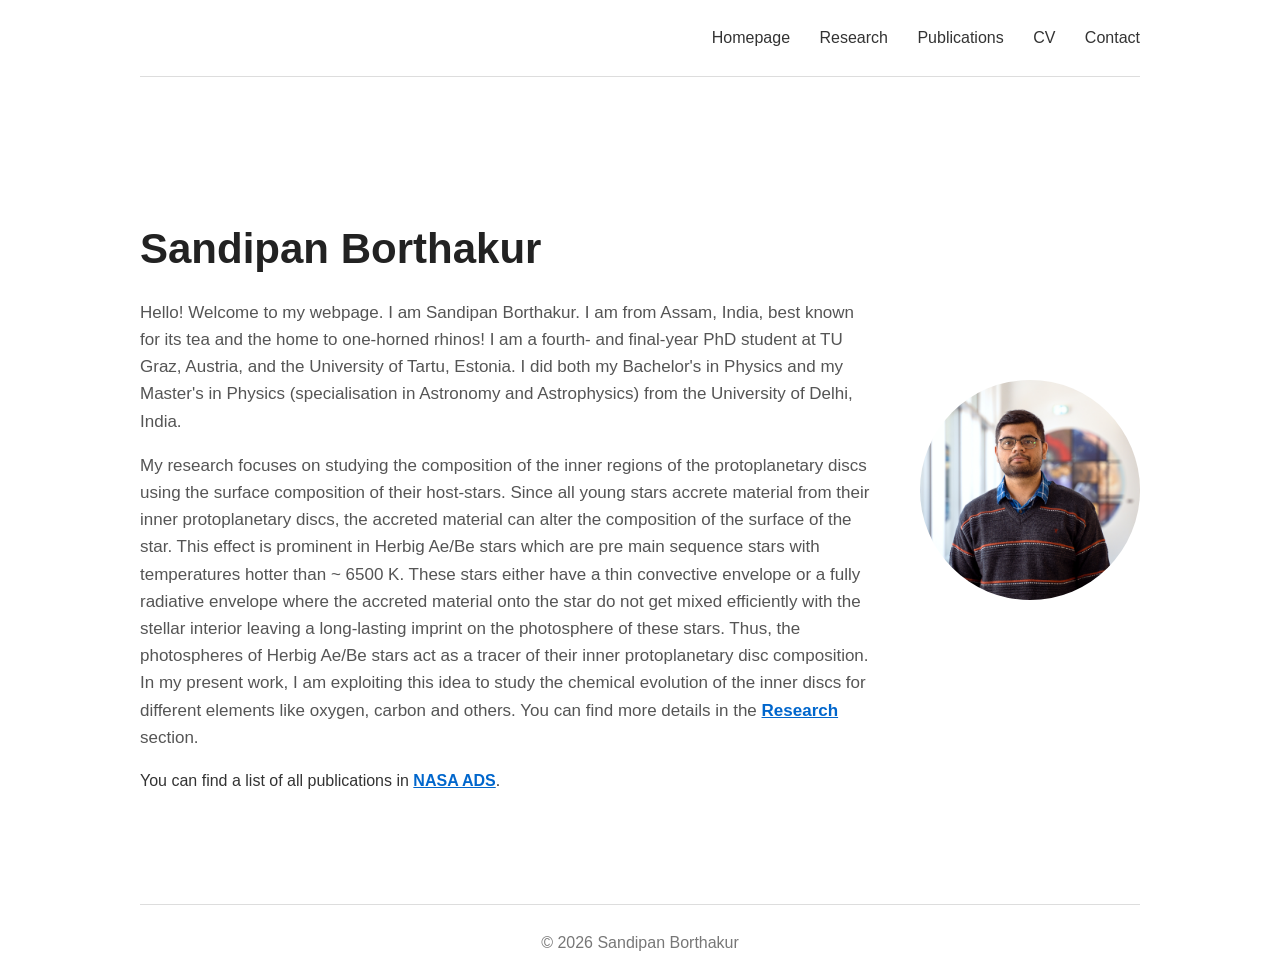
<file: index.html>
<!DOCTYPE html>
<html lang="en">

<head>
  <meta charset="UTF-8">
  <meta name="viewport" content="width=device-width, initial-scale=1.0">

  <title>Sandipan Borthakur</title>

  <link rel="stylesheet" href="style.css">
</head>

<body>

  <nav>
    <a href="index.html">Homepage</a>
    <a href="research.html">Research</a>
    <a href="publications.html">Publications</a>
    <a href="cv.html">CV</a>
    <a href="contact.html">Contact</a>
  </nav>


  <main>

    <div class="header">

      <div class="intro">

        <h1>Sandipan Borthakur</h1>

        <p>
          Hello! Welcome to my webpage. I am Sandipan Borthakur. I am from Assam, India, best known for its tea and the home to one-horned rhinos!
          I am a fourth- and final-year PhD student at TU Graz, Austria, and the University of Tartu, Estonia. I did both my Bachelor's in Physics 
          and my Master's in Physics (specialisation in Astronomy and Astrophysics) from the University of Delhi, India.
        </p>

        <p>
          My research focuses on studying the composition of the inner regions of the protoplanetary discs using the surface composition
          of their host-stars. Since all young stars accrete material from their inner protoplanetary discs, the accreted material can alter
          the composition of the surface of the star. This effect is prominent in Herbig Ae/Be stars which are pre main sequence stars with
          temperatures hotter than ~ 6500 K. These stars either have a thin convective envelope or a fully radiative envelope where the accreted
          material onto the star do not get mixed efficiently with the stellar interior leaving a long-lasting imprint on the photosphere of these
          stars. Thus, the photospheres of Herbig Ae/Be stars act as a tracer of their inner protoplanetary disc composition. In my present work, I 
          am exploiting this idea to study the chemical evolution of the inner discs for different elements like oxygen, carbon and others. You can find 
          more details in the <a href="research.html"><b>Research</b></a> section.
        </p>

        You can find a list of all publications in <a href="https://ui.adsabs.harvard.edu/search/fq=%7B!type%3Daqp%20v%3D%24fq_database%7D&fq=%7B!type%3Daqp%20v%3D%24fq_author%7D&fq_author=(author_facet_hier%3A%221%2FBorthakur%2C%20S%2FBorthakur%2C%20Sandipan%20P%20%20D%22%20OR%20author_facet_hier%3A%221%2FBorthakur%2C%20S%2FBorthakur%2C%20Sandipan%22%20OR%20author_facet_hier%3A%221%2FBorthakur%2C%20S%2FBorthakur%2C%20S%20%20P%20%20D%22)&fq_database=(database%3Aastronomy%20OR%20database%3Aphysics)&q=%20author%3A%22Borthakur%2C%20Sandipan%20P.%20D.%22&sort=date%20desc%2C%20bibcode%20desc&p_=0"  target="_blank"
   rel="noopener noreferrer"><b>NASA ADS</b></a>.
      </div>

      <img
        class="photo"
        src="photo.jpg"
        alt="Sandipan Borthakur"
      >

    </div>

  </main>


  <footer>
    &copy; 2026 Sandipan Borthakur
  </footer>

</body>

</html>
</file>
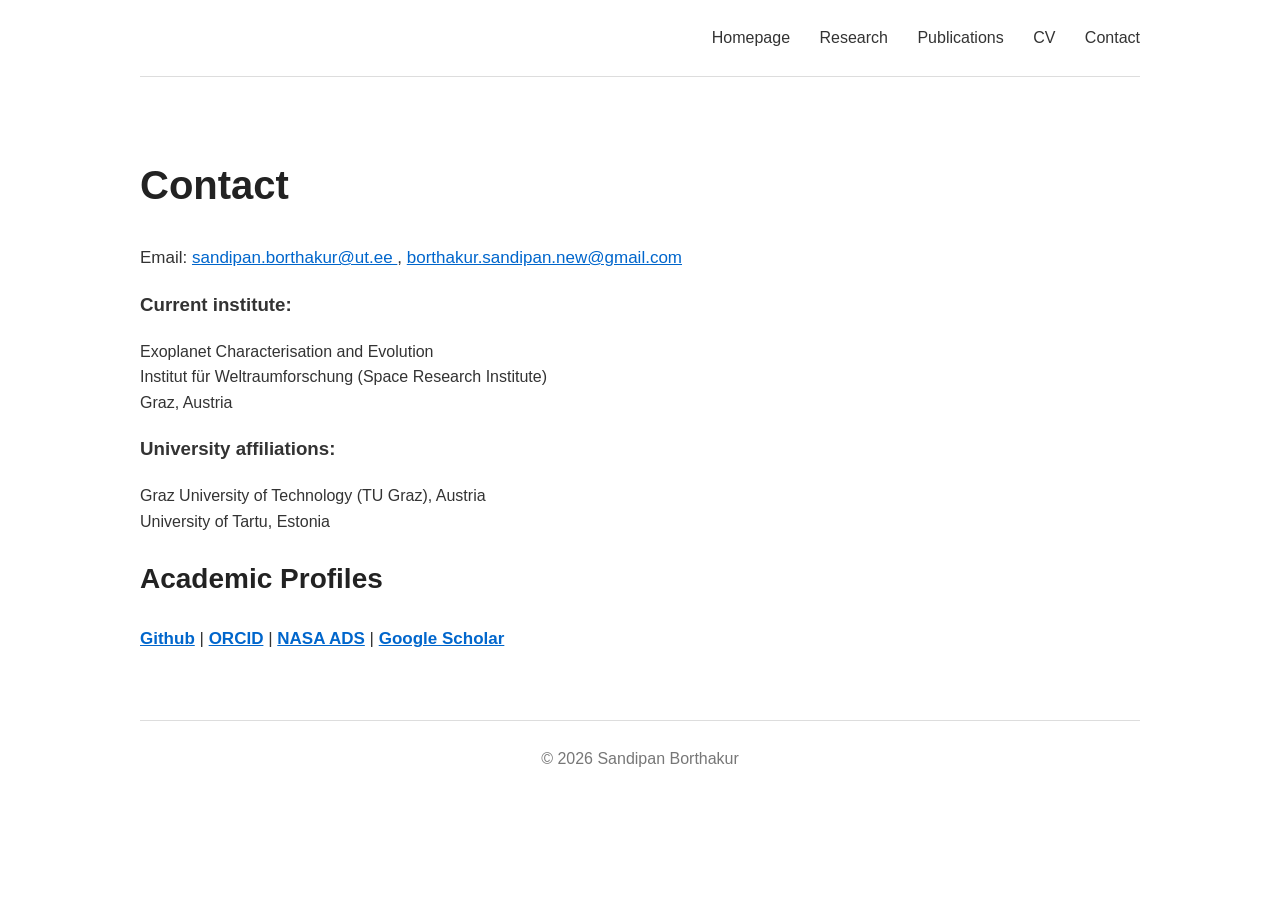
<file: contact.html>
<!DOCTYPE html>
<html lang="en">

<head>
  <meta charset="UTF-8">
  <meta name="viewport" content="width=device-width, initial-scale=1.0">

  <title>Sandipan Borthakur</title>

  <link rel="stylesheet" href="style.css">
</head>

<body>

  <nav>
    <a href="index.html">Homepage</a>
    <a href="research.html">Research</a>
    <a href="publications.html">Publications</a>
    <a href="cv.html">CV</a>
    <a href="contact.html">Contact</a>
  </nav>


  <main>

    <h1>Contact</h1>

    <p>
      Email:
      <a href="sandipan.borthakur@ut.ee">
        sandipan.borthakur@ut.ee
      </a>, 
      <a href="borthakur.sandipan.new@gmail.com">
        borthakur.sandipan.new@gmail.com
      </a>
    </p>

    <p>
      <h3>Current institute:</h3>
      Exoplanet Characterisation and Evolution
      <br>
      Institut für Weltraumforschung (Space Research Institute)
      <br>
      Graz, Austria
    </p>

    <p>
      <h3>University affiliations:</h3>
      Graz University of Technology (TU Graz), Austria
      <br>
      University of Tartu, Estonia
    </p>

    <h2>Academic Profiles</h2>

    <p>
      <a href="https://github.com/Sandipan-Borthakur?tab=repositories"  target="_blank"
   rel="noopener noreferrer"><b>Github</b></a> | <a href="https://orcid.org/0009-0004-1465-634X"  target="_blank"
   rel="noopener noreferrer"><b>ORCID</b></a> | <a href="https://ui.adsabs.harvard.edu/search/fq=%7B!type%3Daqp%20v%3D%24fq_database%7D&fq=%7B!type%3Daqp%20v%3D%24fq_author%7D&fq_author=(author_facet_hier%3A%221%2FBorthakur%2C%20S%2FBorthakur%2C%20Sandipan%20P%20%20D%22%20OR%20author_facet_hier%3A%221%2FBorthakur%2C%20S%2FBorthakur%2C%20Sandipan%22%20OR%20author_facet_hier%3A%221%2FBorthakur%2C%20S%2FBorthakur%2C%20S%20%20P%20%20D%22)&fq_database=(database%3Aastronomy%20OR%20database%3Aphysics)&q=%20author%3A%22Borthakur%2C%20Sandipan%20P.%20D.%22&sort=date%20desc%2C%20bibcode%20desc&p_=0"  target="_blank"
   rel="noopener noreferrer"><b>NASA ADS</b></a> | <a href="https://scholar.google.com/citations?user=Pl70nHcAAAAJ&hl=en"><b>Google Scholar</b></a>
    </p>

  </main>


  <footer>
    &copy; 2026 Sandipan Borthakur
  </footer>

</body>

</html>
</file>
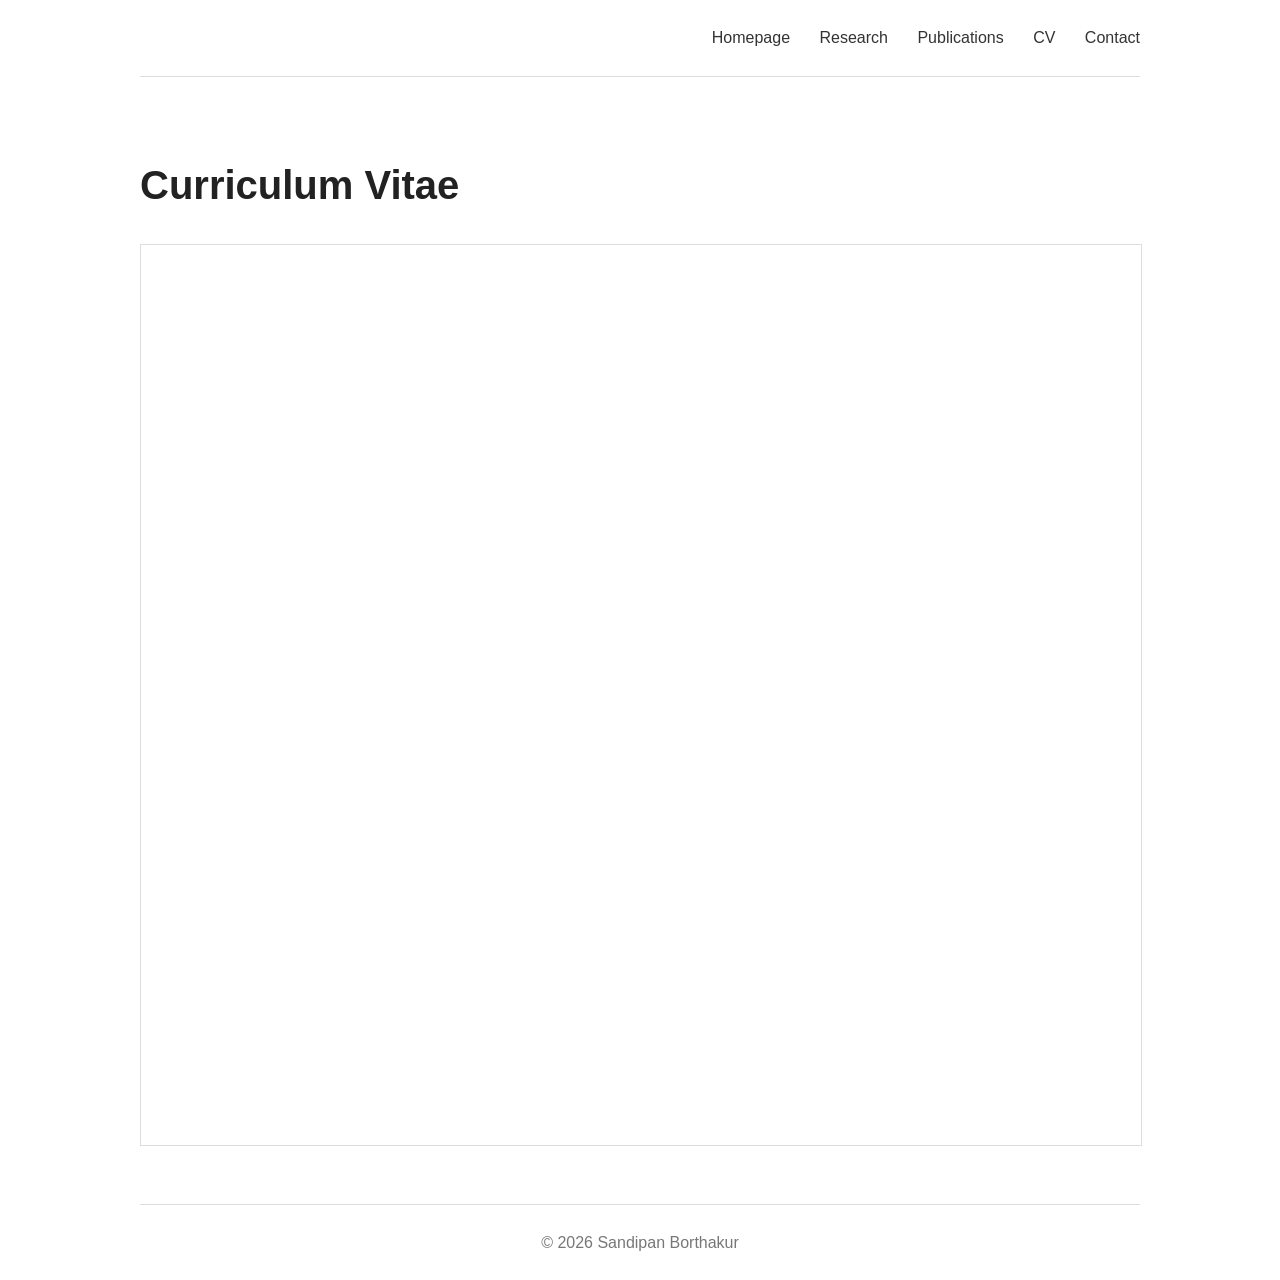
<file: cv.html>
<!DOCTYPE html>
<html lang="en">

<head>
  <meta charset="UTF-8">
  <meta name="viewport" content="width=device-width, initial-scale=1.0">

  <title>Sandipan Borthakur</title>

  <link rel="stylesheet" href="style.css">
</head>

<body>

  <nav>
    <a href="index.html">Homepage</a>
    <a href="research.html">Research</a>
    <a href="publications.html">Publications</a>
    <a href="cv.html">CV</a>
    <a href="contact.html">Contact</a>
  </nav>


  <main>

    <h1>Curriculum Vitae</h1>

    <iframe src="CV.pdf" width="100%" height="900px" style="border: 1px solid #ddd;"> </iframe>

    <!-- <div class="education">

      <h2>PhD</h2>

      <p>
        TU Graz, Austria & University of Tartu, Estonia
        <br>
        2022 – Present
      </p>

    </div>


    <div class="education">

      <h2>Master's Degree</h2>

      <p>
        University Name
        <br>
        2019 – 2021
      </p>

    </div>


    <div class="education">

      <h2>Bachelor's Degree</h2>

      <p>
        University Name
        <br>
        2015 – 2019
      </p>

    </div> -->

  </main>


  <footer>
    &copy; 2026 Sandipan Borthakur
  </footer>

</body>

</html>
</file>
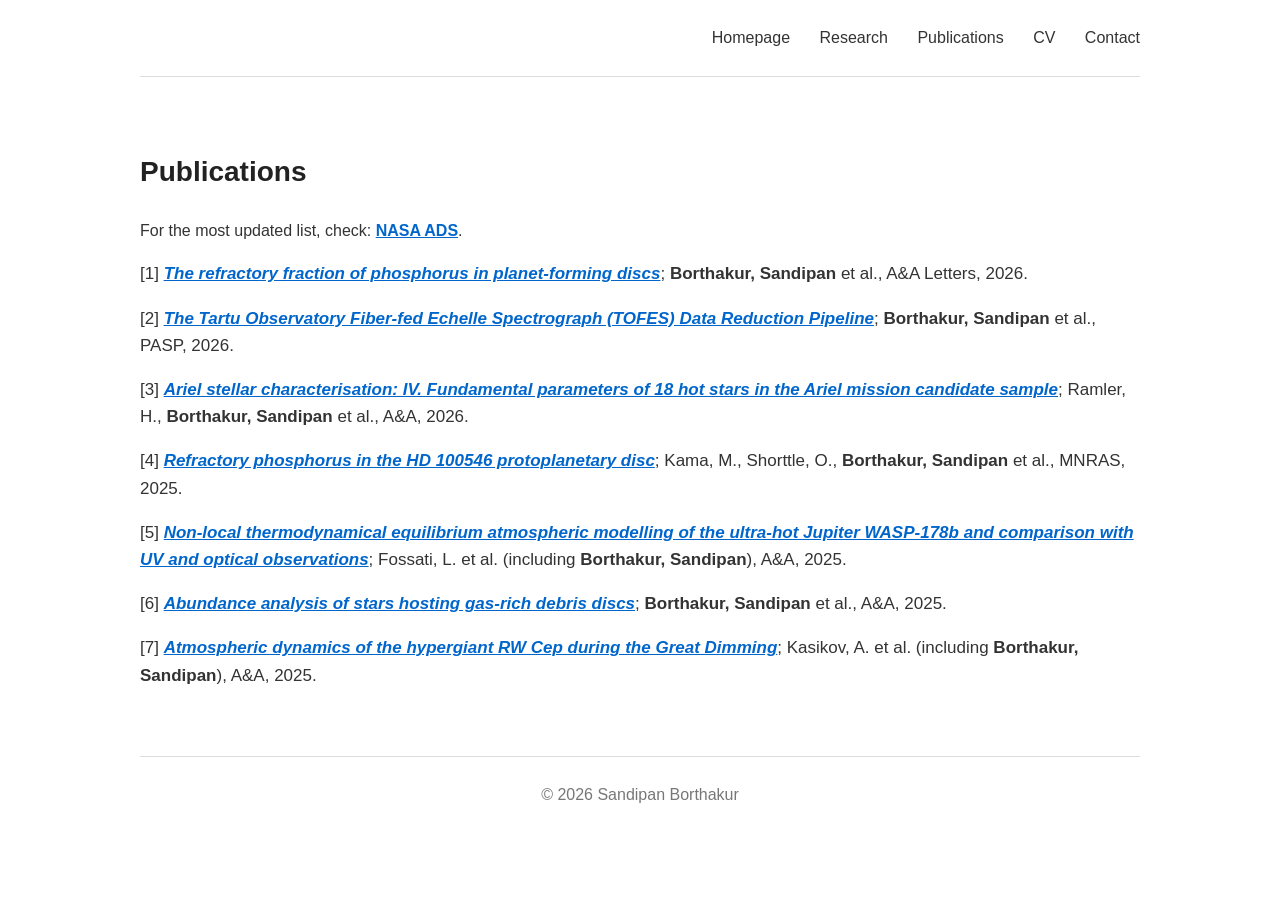
<file: publications.html>
<!DOCTYPE html>
<html lang="en">

<head>
  <meta charset="UTF-8">
  <meta name="viewport" content="width=device-width, initial-scale=1.0">

  <title>Sandipan Borthakur</title>

  <link rel="stylesheet" href="style.css">
</head>

<body>

  <nav>
    <a href="index.html">Homepage</a>
    <a href="research.html">Research</a>
    <a href="publications.html">Publications</a>
    <a href="cv.html">CV</a>
    <a href="contact.html">Contact</a>
  </nav>


  <main>
    <h2>Publications</h2>
    For the most updated list, check: <a href="https://ui.adsabs.harvard.edu/search/fq=%7B!type%3Daqp%20v%3D%24fq_author%7D&fq=%7B!type%3Daqp%20v%3D%24fq_bibstem_facet%7D&fq_author=(author_facet_hier%3A%221%2FBorthakur%2C%20S%2FBorthakur%2C%20S%20%20P%20%20D%22%20OR%20author_facet_hier%3A%221%2FBorthakur%2C%20S%2FBorthakur%2C%20Sandipan%20P%20%20D%22%20OR%20author_facet_hier%3A%221%2FBorthakur%2C%20S%2FBorthakur%2C%20Sandipan%22)&fq_bibstem_facet=(bibstem_facet%3A%22arXiv%22%20OR%20bibstem_facet%3A%22PASP%22%20OR%20bibstem_facet%3A%22MNRAS%22%20OR%20bibstem_facet%3A%22ATel%22%20OR%20bibstem_facet%3A%22A%26A%22)&p_=0&q=%20author%3A%22Borthakur%2C%20Sandipan%20P.%20D.%22&sort=date%20desc%2C%20bibcode%20desc" target="_blank"
   rel="noopener noreferrer"><b>NASA ADS</b></a>.
    <p>
      [1] <a href="https://ui.adsabs.harvard.edu/abs/2026A%26A...713L..13B/abstract" target="_blank"
   rel="noopener noreferrer"> <b><i>The refractory fraction of phosphorus in planet-forming discs</i></b></a>; 
      <b>Borthakur, Sandipan</b> et al., A&A Letters, 2026.
    </p>
    <p>
      [2] <a href="https://ui.adsabs.harvard.edu/abs/2026PASP..138h4501B/abstract" target="_blank"
   rel="noopener noreferrer"> <b><i>The Tartu Observatory Fiber-fed Echelle Spectrograph (TOFES) Data Reduction 
        Pipeline</i></b></a>; <b>Borthakur, Sandipan</b> et al., PASP, 2026.
    </p>
    <p>
      [3] <a href="https://ui.adsabs.harvard.edu/abs/2026A%26A...710A.297R/abstract" target="_blank"
   rel="noopener noreferrer"> <b><i>Ariel stellar characterisation: IV. Fundamental parameters of 18 hot stars in the 
        Ariel mission candidate sample</i></b></a>; Ramler, H., <b>Borthakur, Sandipan</b> et al., A&A, 2026.
    </p>

    <p>
      [4] <a href="https://ui.adsabs.harvard.edu/abs/2025MNRAS.542.3402K/abstract" target="_blank"
   rel="noopener noreferrer"> <b><i>Refractory phosphorus in the HD 100546 protoplanetary disc</i></b></a>; 
      Kama, M., Shorttle, O., <b>Borthakur, Sandipan</b> et al., MNRAS, 2025.
    </p>

    <p>
      [5] <a href="https://ui.adsabs.harvard.edu/abs/2025A%26A...699A.186F/abstract" target="_blank"
   rel="noopener noreferrer"> <b><i>Non-local thermodynamical equilibrium atmospheric modelling of the ultra-hot 
        Jupiter WASP-178b and comparison with UV and optical observations</i></b></a>; Fossati, L. et al. (including <b>Borthakur, Sandipan</b>), A&A, 2025.
    </p>

    <p>
      [6] <a href="https://ui.adsabs.harvard.edu/abs/2025A%26A...697A..59B/abstract" target="_blank"
   rel="noopener noreferrer"> <b><i>Abundance analysis of stars hosting gas-rich debris discs</i></b></a>; 
      <b>Borthakur, Sandipan</b> et al., A&A, 2025.
    </p>

     <p>
      [7] <a href="https://ui.adsabs.harvard.edu/abs/2025A%26A...694A.153K/abstract" target="_blank"
   rel="noopener noreferrer"> <b><i>Atmospheric dynamics of the hypergiant RW Cep during the Great Dimming</i></b></a>; 
      Kasikov, A. et al. (including <b>Borthakur, Sandipan</b>), A&A, 2025.
    </p>   
  </main>


  <footer>
    &copy; 2026 Sandipan Borthakur
  </footer>

</body>

</html>
</file>
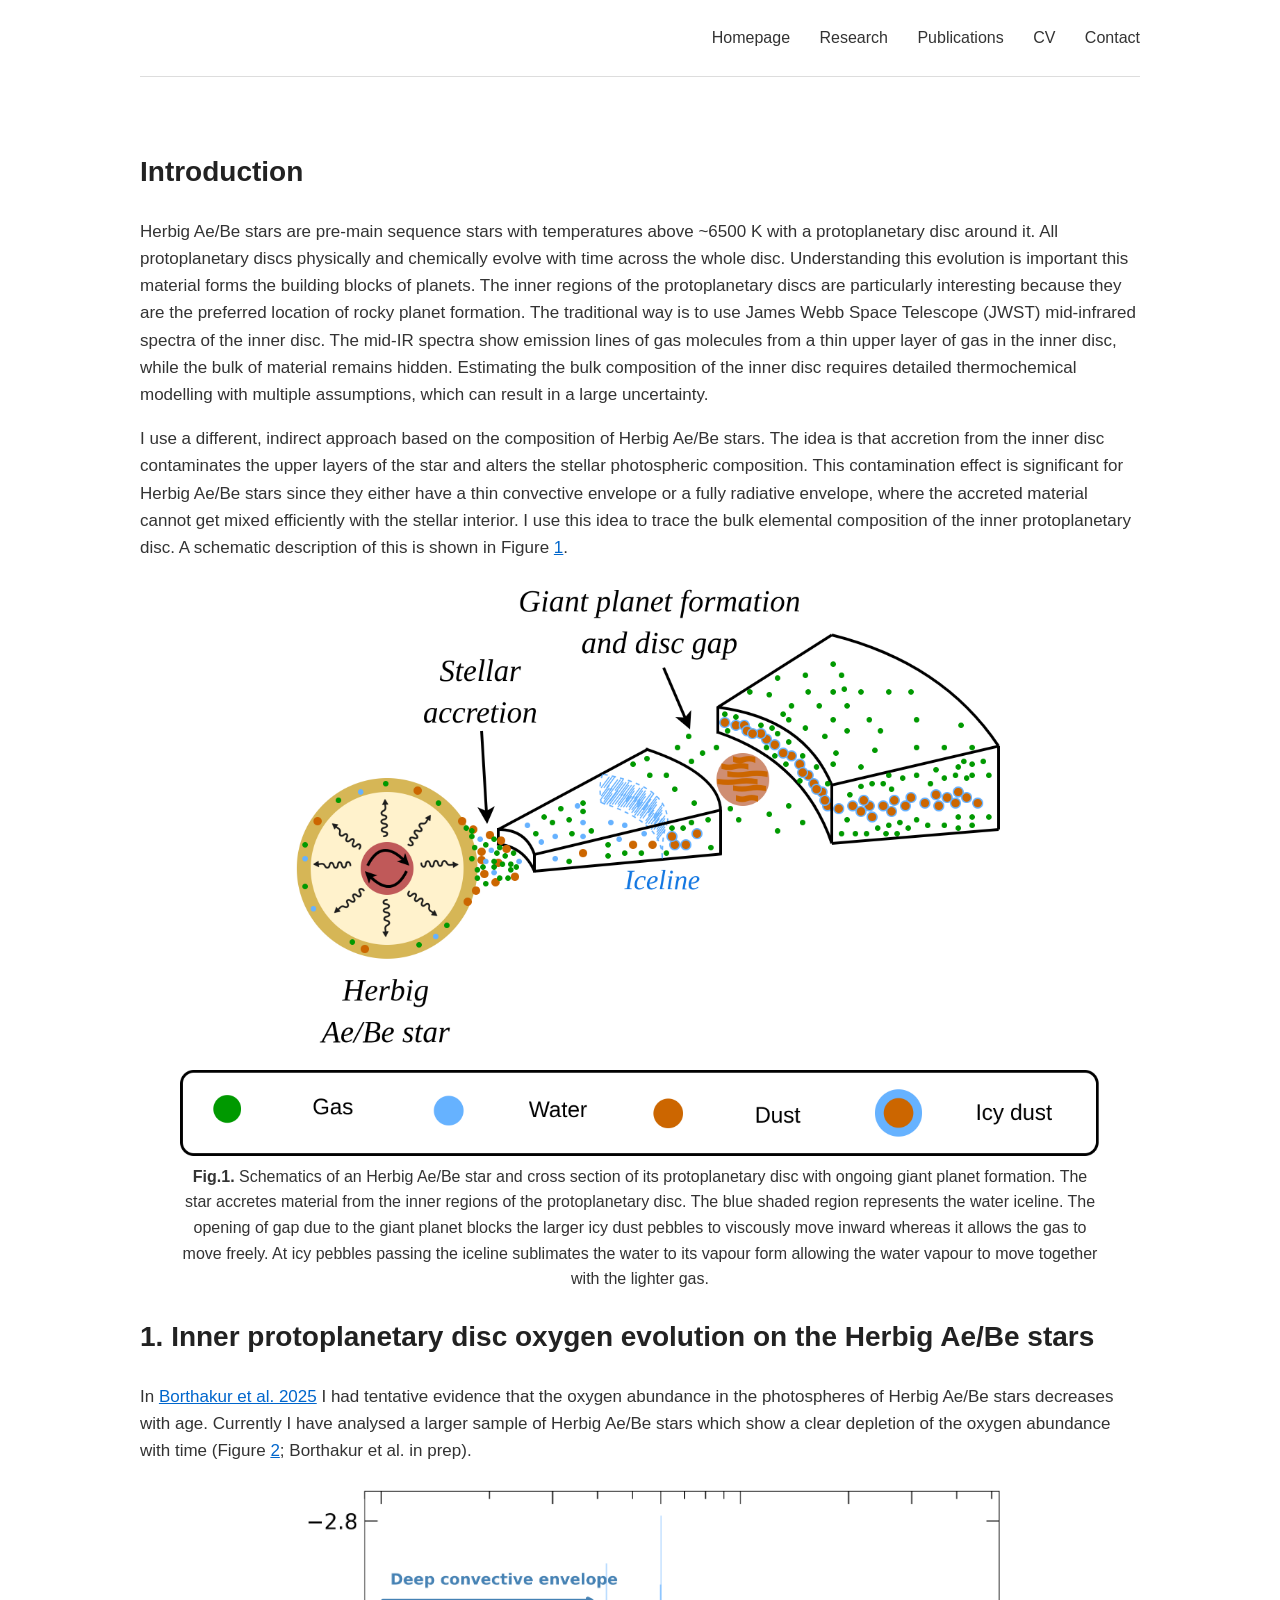
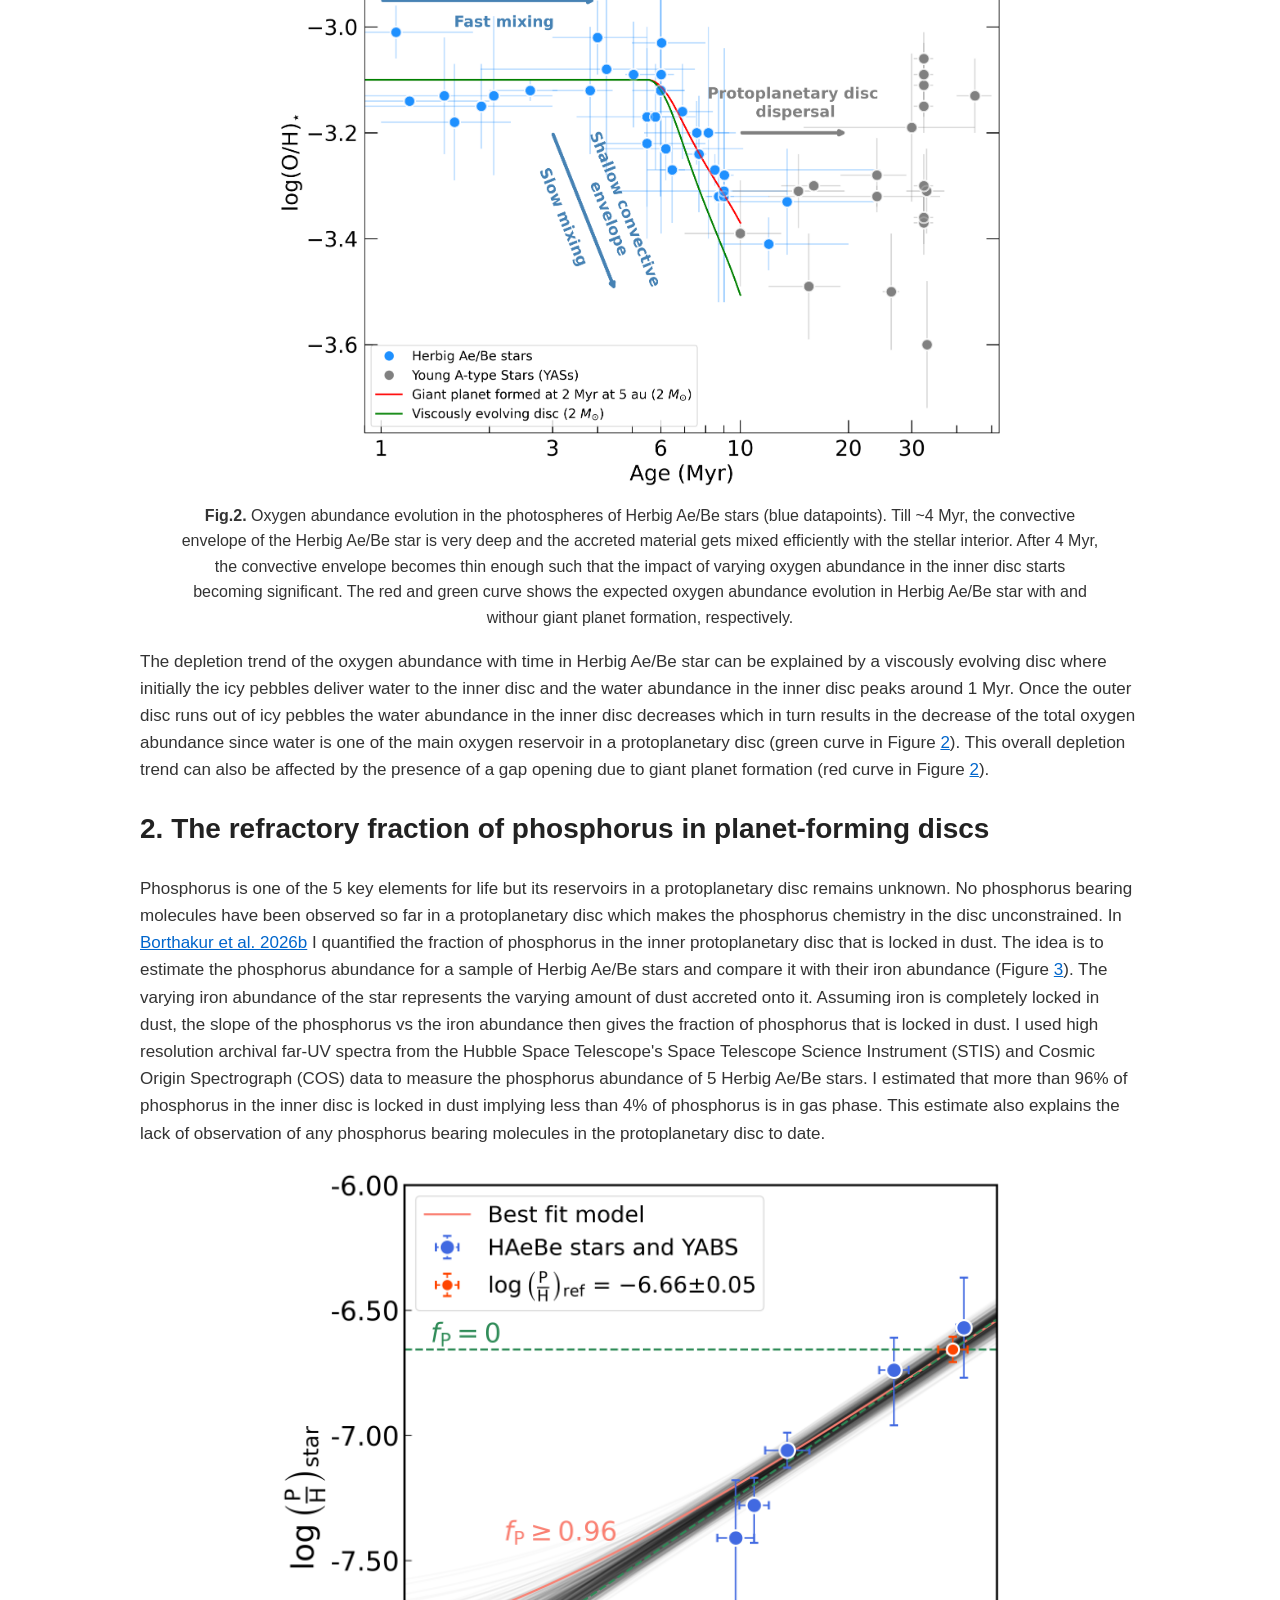
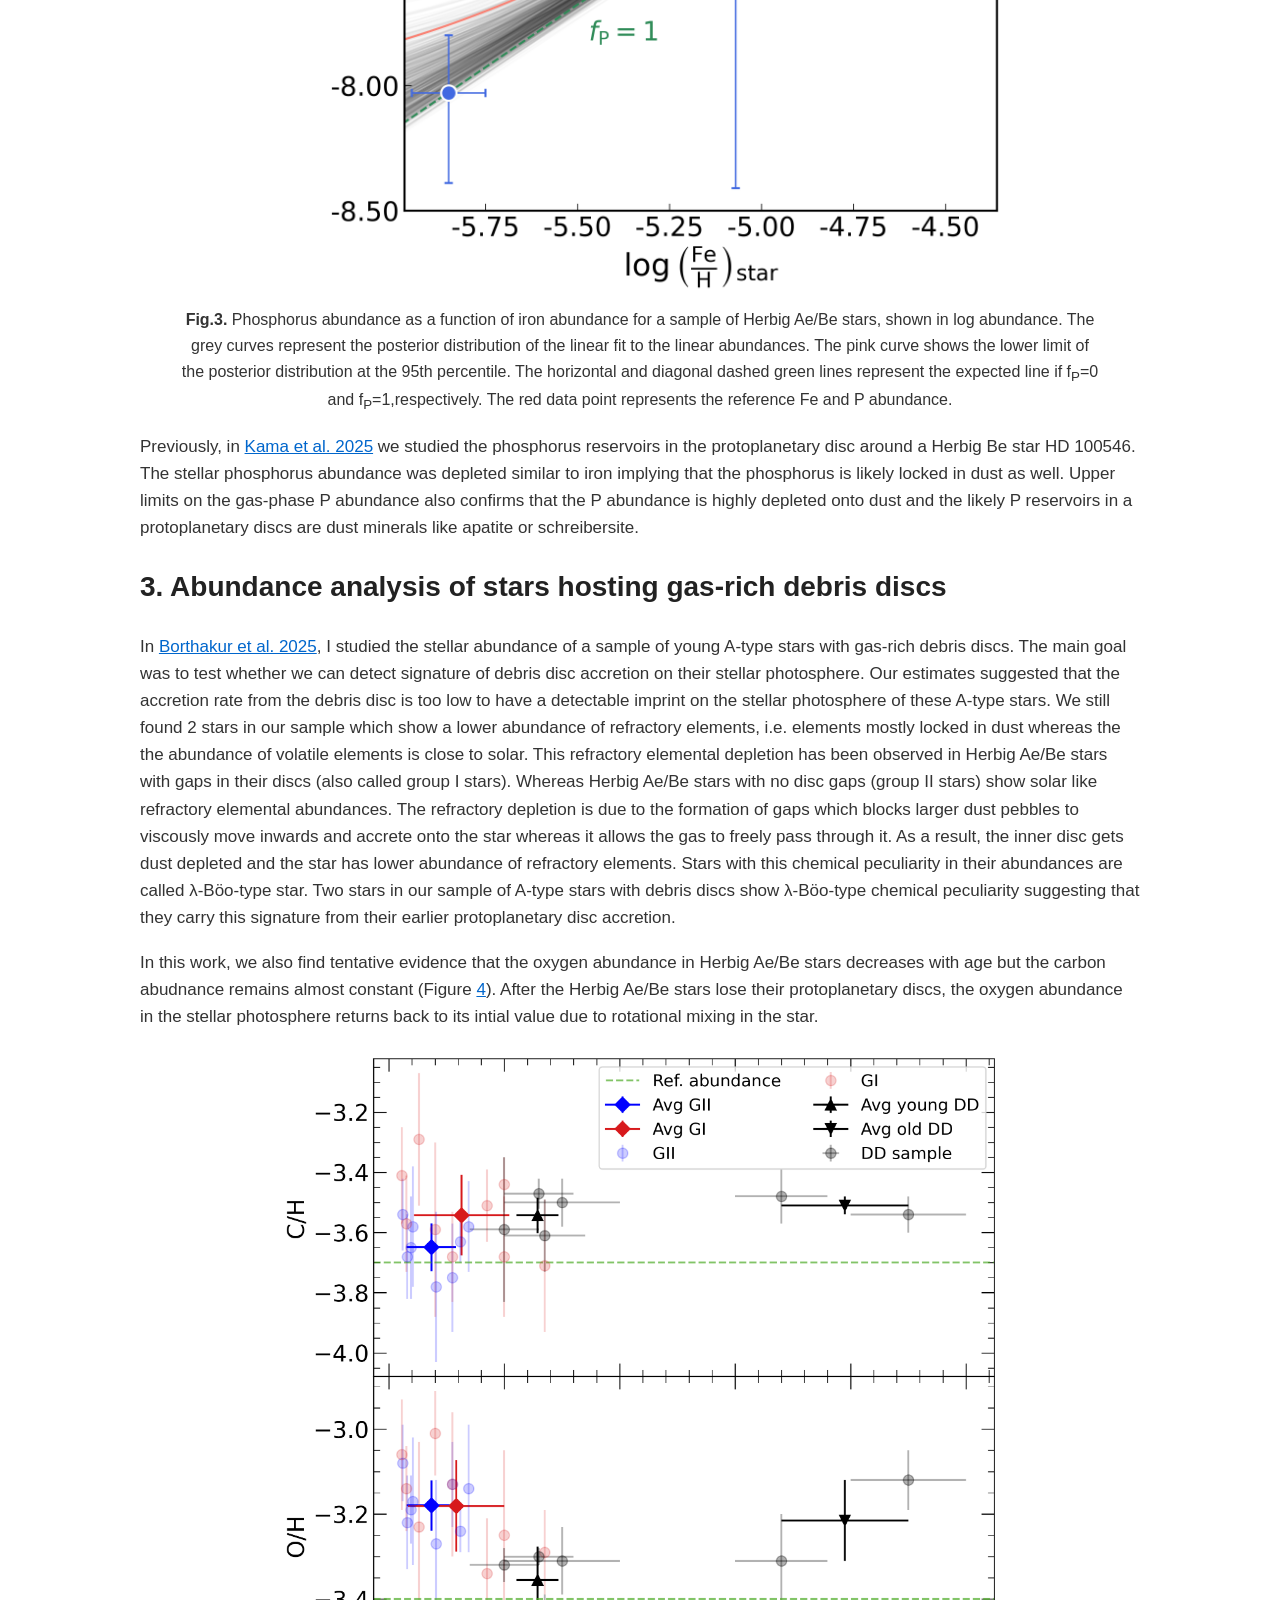
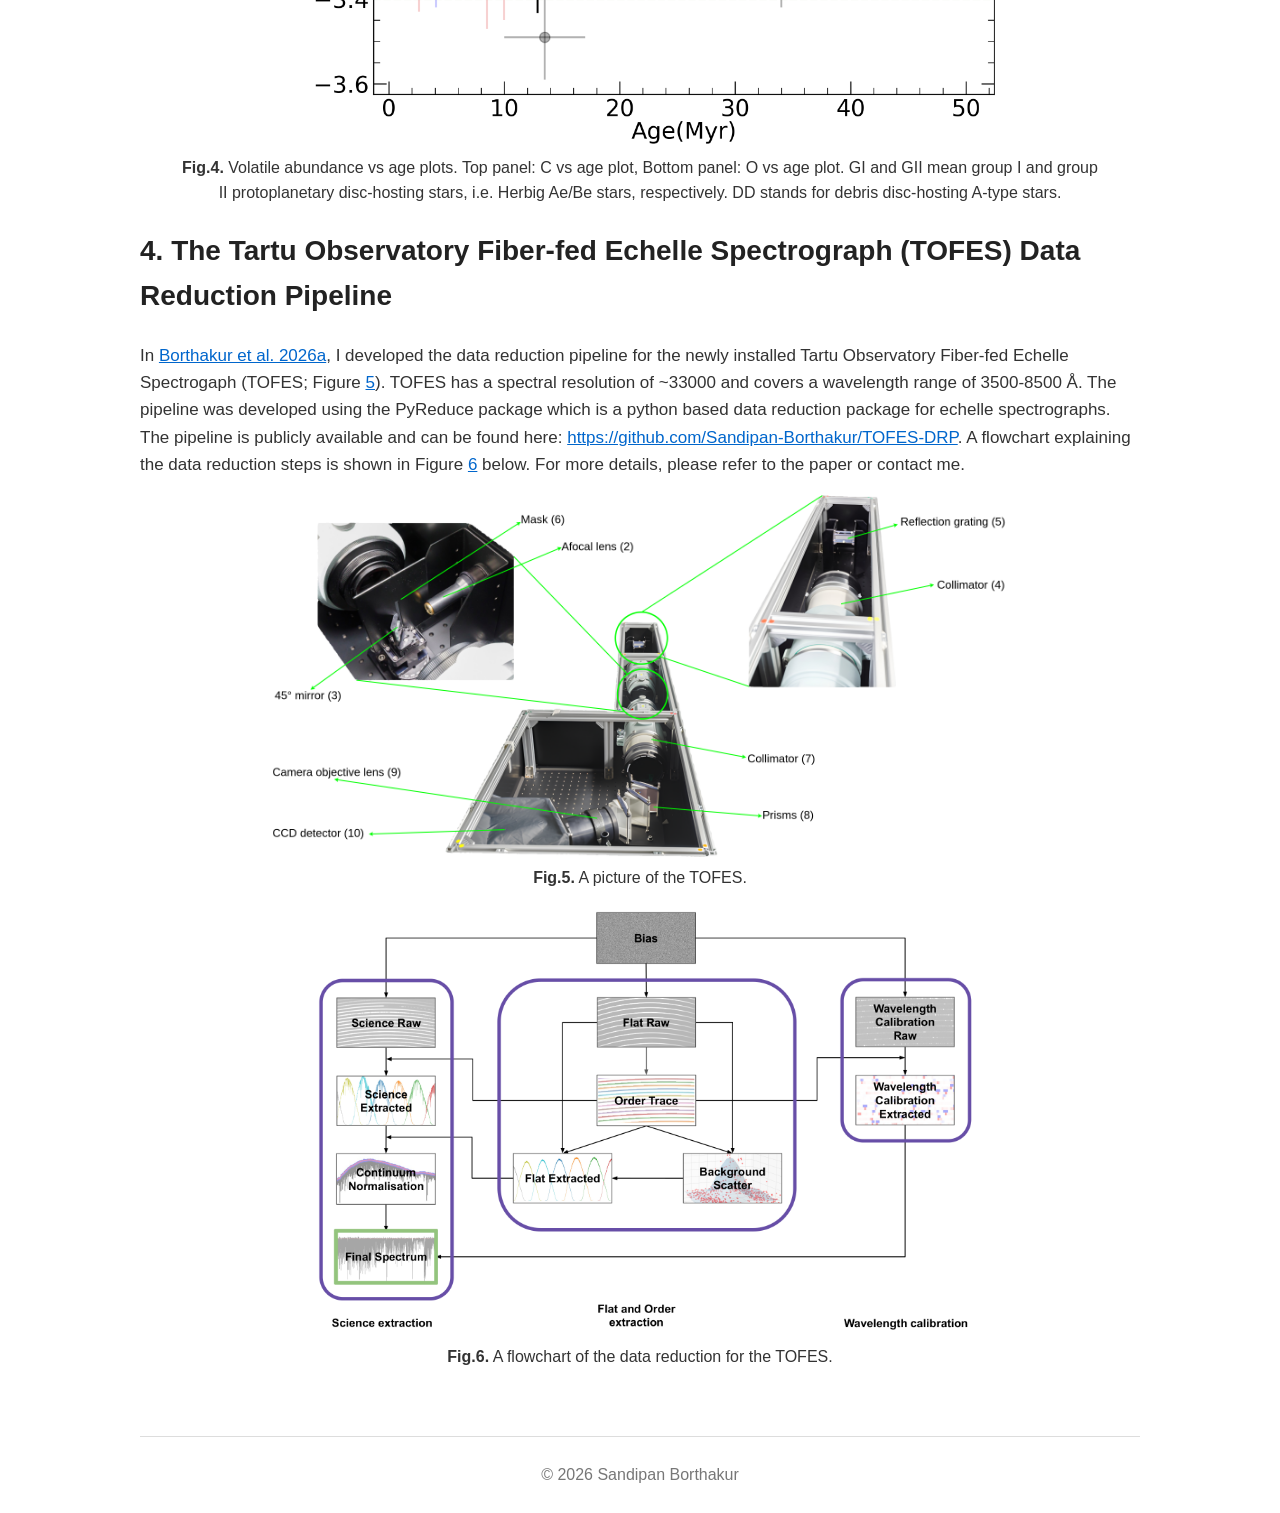
<file: research.html>
<!DOCTYPE html>
<html lang="en">

<head>
  <meta charset="UTF-8">
  <meta name="viewport" content="width=device-width, initial-scale=1.0">

  <title>Sandipan Borthakur</title>

  <link rel="stylesheet" href="style.css">
</head>

<body>

  <nav>
    <a href="index.html">Homepage</a>
    <a href="research.html">Research</a>
    <a href="publications.html">Publications</a>
    <a href="cv.html">CV</a>
    <a href="contact.html">Contact</a>
  </nav>


  <main>
    <h2>Introduction</h2>
    <p>
      Herbig Ae/Be stars are pre-main sequence stars with temperatures above ~6500 K with a protoplanetary disc around it. 
      All protoplanetary discs physically and chemically evolve with time across the whole disc. Understanding this evolution
      is important this material forms the building blocks of planets. The inner regions of the protoplanetary discs are 
      particularly interesting because they are the preferred location of rocky planet formation. The traditional way is to use
      James Webb Space Telescope (JWST) mid-infrared spectra of the inner disc. The mid-IR spectra show emission lines of gas 
      molecules from a thin upper layer of gas in the inner disc, while the bulk of material remains hidden. Estimating the bulk composition
      of the inner disc requires detailed thermochemical modelling with multiple assumptions, which can result in a large uncertainty. 
    </p>

    <p>
      I use a different, indirect approach based on the composition of Herbig Ae/Be stars. The idea is that accretion from the inner disc
      contaminates the upper layers of the star and alters the stellar photospheric composition. This contamination effect is 
      significant for Herbig Ae/Be stars since they either have a thin convective envelope or a fully radiative envelope, where the 
      accreted material cannot get mixed efficiently with the stellar interior. I use this idea to trace the bulk elemental composition of 
      the inner protoplanetary disc. A schematic description of this is shown in Figure <a href="#fig1">1</a>.
    </p>
      <figure id="fig1" style="text-align: center;">
    <img src="3D_disc.png"
         alt="Stellar accretion from a protoplanetary disc."
         style="max-width: 100%; height: auto;">
    <figcaption> <b>Fig.1.</b> Schematics of an Herbig Ae/Be star and cross section of its protoplanetary disc with ongoing
      giant planet formation. The star accretes material from the inner regions of the protoplanetary disc. The blue shaded 
      region represents the water iceline. The opening of gap due to the giant planet blocks the larger icy dust pebbles 
      to viscously move inward whereas it allows the gas to move freely. At icy pebbles passing the iceline sublimates the 
      water to its vapour form allowing the water vapour to move together with the lighter gas.</figcaption>
</figure>

    <h2>1. Inner protoplanetary disc oxygen evolution on the Herbig Ae/Be stars</h2>

    <p>
      In <a href="https://ui.adsabs.harvard.edu/abs/2025A%26A...697A..59B/abstract"  target="_blank"
   rel="noopener noreferrer"> Borthakur et al. 2025</a> I had tentative evidence
      that the oxygen abundance in the photospheres of Herbig Ae/Be stars decreases with age. Currently I have analysed a larger sample 
      of Herbig Ae/Be stars which show a clear depletion of the oxygen abundance with time (Figure <a href="#fig2">2</a>; Borthakur et al. in prep).
    </p>
    <figure id="fig2" style="text-align: center;">
    <img src="O_vs_age_lte_v3.png"
         alt="O evolution in Herbig Ae/Be stars."
         style="max-width: 80%; height: auto;">
    <figcaption> <b>Fig.2.</b> Oxygen abundance evolution in the photospheres of Herbig Ae/Be stars (blue datapoints). Till 
    ~4 Myr, the convective envelope of the Herbig Ae/Be star is very deep and the accreted material gets mixed efficiently 
  with the stellar interior. After 4 Myr, the convective envelope becomes thin enough such that the impact of varying oxygen abundance 
  in the inner disc starts becoming significant. The red and green curve shows the expected oxygen abundance evolution in Herbig Ae/Be 
  star with and withour giant planet formation, respectively.</figcaption>
</figure>

  <p>
    The depletion trend of the oxygen abundance with time in Herbig Ae/Be star can be explained by a viscously evolving disc where initially
    the icy pebbles deliver water to the inner disc and the water abundance in the inner disc peaks around 1 Myr. Once the outer disc runs out
    of icy pebbles the water abundance in the inner disc decreases which in turn results in the decrease of the total oxygen abundance since
    water is one of the main oxygen reservoir in a protoplanetary disc (green curve in Figure <a href="#fig2">2</a>). This overall depletion trend can also be 
    affected by the presence of a gap opening due to giant planet formation (red curve in Figure <a href="#fig2">2</a>).
  </p>
    <h2>2. The refractory fraction of phosphorus in planet-forming discs</h2>

    <p>
      Phosphorus is one of the 5 key elements for life but its reservoirs in a protoplanetary disc remains unknown. No phosphorus bearing 
      molecules have been observed so far in a protoplanetary disc which makes the phosphorus chemistry in the disc unconstrained. In 
      <a href="https://ui.adsabs.harvard.edu/abs/2026A%26A...713L..13B/abstract"  target="_blank"
   rel="noopener noreferrer"> Borthakur et al. 2026b</a> I quantified the fraction of 
      phosphorus in the inner protoplanetary disc that is locked in dust. The idea is to estimate the phosphorus abundance for a sample of 
      Herbig Ae/Be stars and compare it with their iron abundance (Figure <a href="#fig3">3</a>). The varying iron abundance of the star represents the varying amount of
      dust accreted onto it. Assuming iron is completely locked in dust, the slope of the phosphorus vs the iron abundance then gives the
      fraction of phosphorus that is locked in dust. I used high resolution archival far-UV spectra from the Hubble Space Telescope's 
      Space Telescope Science Instrument (STIS) and Cosmic Origin Spectrograph (COS) data to measure the phosphorus abundance of 5 Herbig Ae/Be 
      stars. I estimated that more than 96% of phosphorus in the inner disc is locked in dust implying less than 4% of phosphorus is in 
      gas phase. This estimate also explains the lack of observation of any phosphorus bearing molecules in the protoplanetary disc to date.
    </p>
    <figure id="fig3" style="text-align: center;">
    <img src="P_ref_fraction.png"
         alt="P vs Fe abundance of Herbig Ae/Be stars."
         style="max-width: 80%; height: auto;">
    <figcaption> <b>Fig.3.</b> Phosphorus abundance as a function of iron abundance for a sample of Herbig Ae/Be stars, shown in log 
      abundance. The grey curves represent the posterior distribution of the linear ﬁt to the linear abundances. The pink curve shows 
      the lower limit of the posterior distribution at the 95th percentile. The horizontal and diagonal dashed green lines represent 
      the expected line if f<sub>P</sub>=0 and f<sub>P</sub>=1,respectively. The red data point represents the reference Fe and P 
      abundance.</figcaption>
</figure>

    <p>
      Previously, in <a href="https://ui.adsabs.harvard.edu/abs/2025MNRAS.542.3402K/abstract"  target="_blank"
   rel="noopener noreferrer"> Kama et al. 2025</a> we studied the phosphorus
      reservoirs in the protoplanetary disc around a Herbig Be star HD 100546. The stellar phosphorus abundance was depleted similar to iron
      implying that the phosphorus is likely locked in dust as well. Upper limits on the gas-phase P abundance also confirms that the P abundance
      is highly depleted onto dust and the likely P reservoirs in a protoplanetary discs are dust minerals like apatite or schreibersite.
    </p>
    <h2>3. Abundance analysis of stars hosting gas-rich debris discs</h2>

    <p>
      In <a href="https://ui.adsabs.harvard.edu/abs/2025A%26A...697A..59B/abstract"  target="_blank"
   rel="noopener noreferrer"> Borthakur et al. 2025</a>, I studied the 
      stellar abundance of a sample of young A-type stars with gas-rich debris discs. The main goal was to test whether we can detect signature
      of debris disc accretion on their stellar photosphere. Our estimates suggested that the accretion rate from the debris disc is too low 
      to have a detectable imprint on the stellar photosphere of these A-type stars. We still found 2 stars in our sample which show a lower
      abundance of refractory elements, i.e. elements mostly locked in dust whereas the the abundance of volatile elements is close to solar.
      This refractory elemental depletion has been observed in Herbig Ae/Be stars with gaps in their discs (also called group I stars). 
      Whereas Herbig Ae/Be stars with no disc gaps (group II stars) show solar like refractory elemental abundances. The refractory 
      depletion is due to the formation of gaps which blocks larger dust pebbles to viscously move inwards and accrete onto the star 
      whereas it allows the gas to freely pass through it. As a result, the inner disc gets dust depleted and the star has lower abundance
      of refractory elements. Stars with this chemical peculiarity in their abundances are called λ-Böo-type star. Two stars in our sample
      of A-type stars with debris discs show λ-Böo-type chemical peculiarity suggesting that they carry this signature from their earlier
      protoplanetary disc accretion. 
    </p>
    <p>
      In this work, we also find tentative evidence that the oxygen abundance in Herbig Ae/Be stars decreases with age but the carbon abudnance
      remains almost constant (Figure <a href="#fig4">4</a>). After the Herbig Ae/Be stars lose their protoplanetary discs, the oxygen abundance in the stellar photosphere
      returns back to its intial value due to rotational mixing in the star.
    </p>

    <figure id="fig4" style="text-align: center;">
    <img src="volatile_vs_age.png"
         alt="C and O abundance evolution of Herbig Ae/Be stars."
         style="max-width: 80%; height: auto;">
    <figcaption> <b>Fig.4.</b> Volatile abundance vs age plots. Top panel: C vs age plot, Bottom panel: O vs age plot. GI and GII mean 
      group I and group II protoplanetary disc-hosting stars, i.e. Herbig Ae/Be stars, respectively. DD stands for debris disc-hosting 
      A-type stars.</figcaption>
</figure>

    <h2>4. The Tartu Observatory Fiber-fed Echelle Spectrograph (TOFES) Data Reduction Pipeline</h2>

    <p>
      In <a href="https://ui.adsabs.harvard.edu/abs/2025A%26A...697A..59B/abstract"  target="_blank"
   rel="noopener noreferrer"> Borthakur et al. 2026a</a>, I developed
      the data reduction pipeline for the newly installed Tartu Observatory Fiber-fed Echelle Spectrogaph (TOFES; Figure <a href="#fig5">5</a>). TOFES has a spectral resolution
      of ~33000 and covers a wavelength range of 3500-8500 Å. The pipeline was developed using the PyReduce package which is a python based
      data reduction package for echelle spectrographs. The pipeline is publicly available and can be found here: 
      <a href="https://github.com/Sandipan-Borthakur/TOFES-DRP"  target="_blank"
   rel="noopener noreferrer">https://github.com/Sandipan-Borthakur/TOFES-DRP</a>. A flowchart explaining
      the data reduction steps is shown in Figure <a href="#fig6">6</a> below. For more details, please refer to the paper or contact me. 
    </p>
    <figure id="fig5" style="text-align: center;">
    <img src="spectrograph-pic.png"
         alt="Picture of TOFES."
         style="max-width: 80%; height: auto;">
    <figcaption> <b>Fig.5.</b> A picture of the TOFES.</figcaption>
  
    <figure id="fig6" style="text-align: center;">
    <img src="pyreduce-flowchart.png"
         alt="Data reduction flowchart."
         style="max-width: 80%; height: auto;">
    <figcaption> <b>Fig.6.</b> A flowchart of the data reduction for the TOFES.</figcaption>
  </main>


  <footer>
    &copy; 2026 Sandipan Borthakur
  </footer>

</body>

</html>
</file>
<file: style.css>
body {
  font-family: Arial, sans-serif;
  line-height: 1.6;
  color: #333;
  max-width: 1000px;
  margin: 0 auto;
  padding: 0 25px;
}

/* Navigation */
nav {
  padding: 25px 0;
  border-bottom: 1px solid #ddd;
  text-align: right;
}

nav a {
  text-decoration: none;
  color: #333;
  margin-left: 25px;
}

nav a:hover {
  color: #0066cc;
}

/* Main content */
main {
  padding: 50px 0;
}

h1 {
  font-size: 40px;
  color: #222;
}

h2 {
  font-size: 28px;
  color: #222;
}

p {
  font-size: 17px;
}

/* Home page */
.header {
  display: flex;
  align-items: center;
  justify-content: space-between;
  padding: 60px 0;
}

.intro {
  flex: 1;
}

.intro h1 {
  font-size: 42px;
  margin-bottom: 10px;
}

.intro p {
  color: #555;
}

.photo {
  width: 220px;
  height: 220px;
  object-fit: cover;
  border-radius: 50%;
  margin-left: 50px;
}

/* Publications */
.publication {
  margin-bottom: 30px;
}

.publication-title {
  font-weight: bold;
}

a {
  color: #0066cc;
}

/* Education */
.education {
  margin-bottom: 30px;
}

/* Footer */
footer {
  border-top: 1px solid #ddd;
  padding: 25px 0;
  text-align: center;
  color: #777;
}

/* Mobile */
@media (max-width: 700px) {

  .header {
    flex-direction: column-reverse;
    text-align: center;
  }

  .photo {
    margin: 0 0 30px 0;
  }

  nav {
    text-align: center;
  }

  nav a {
    margin: 0 8px;
  }
}
</file>
